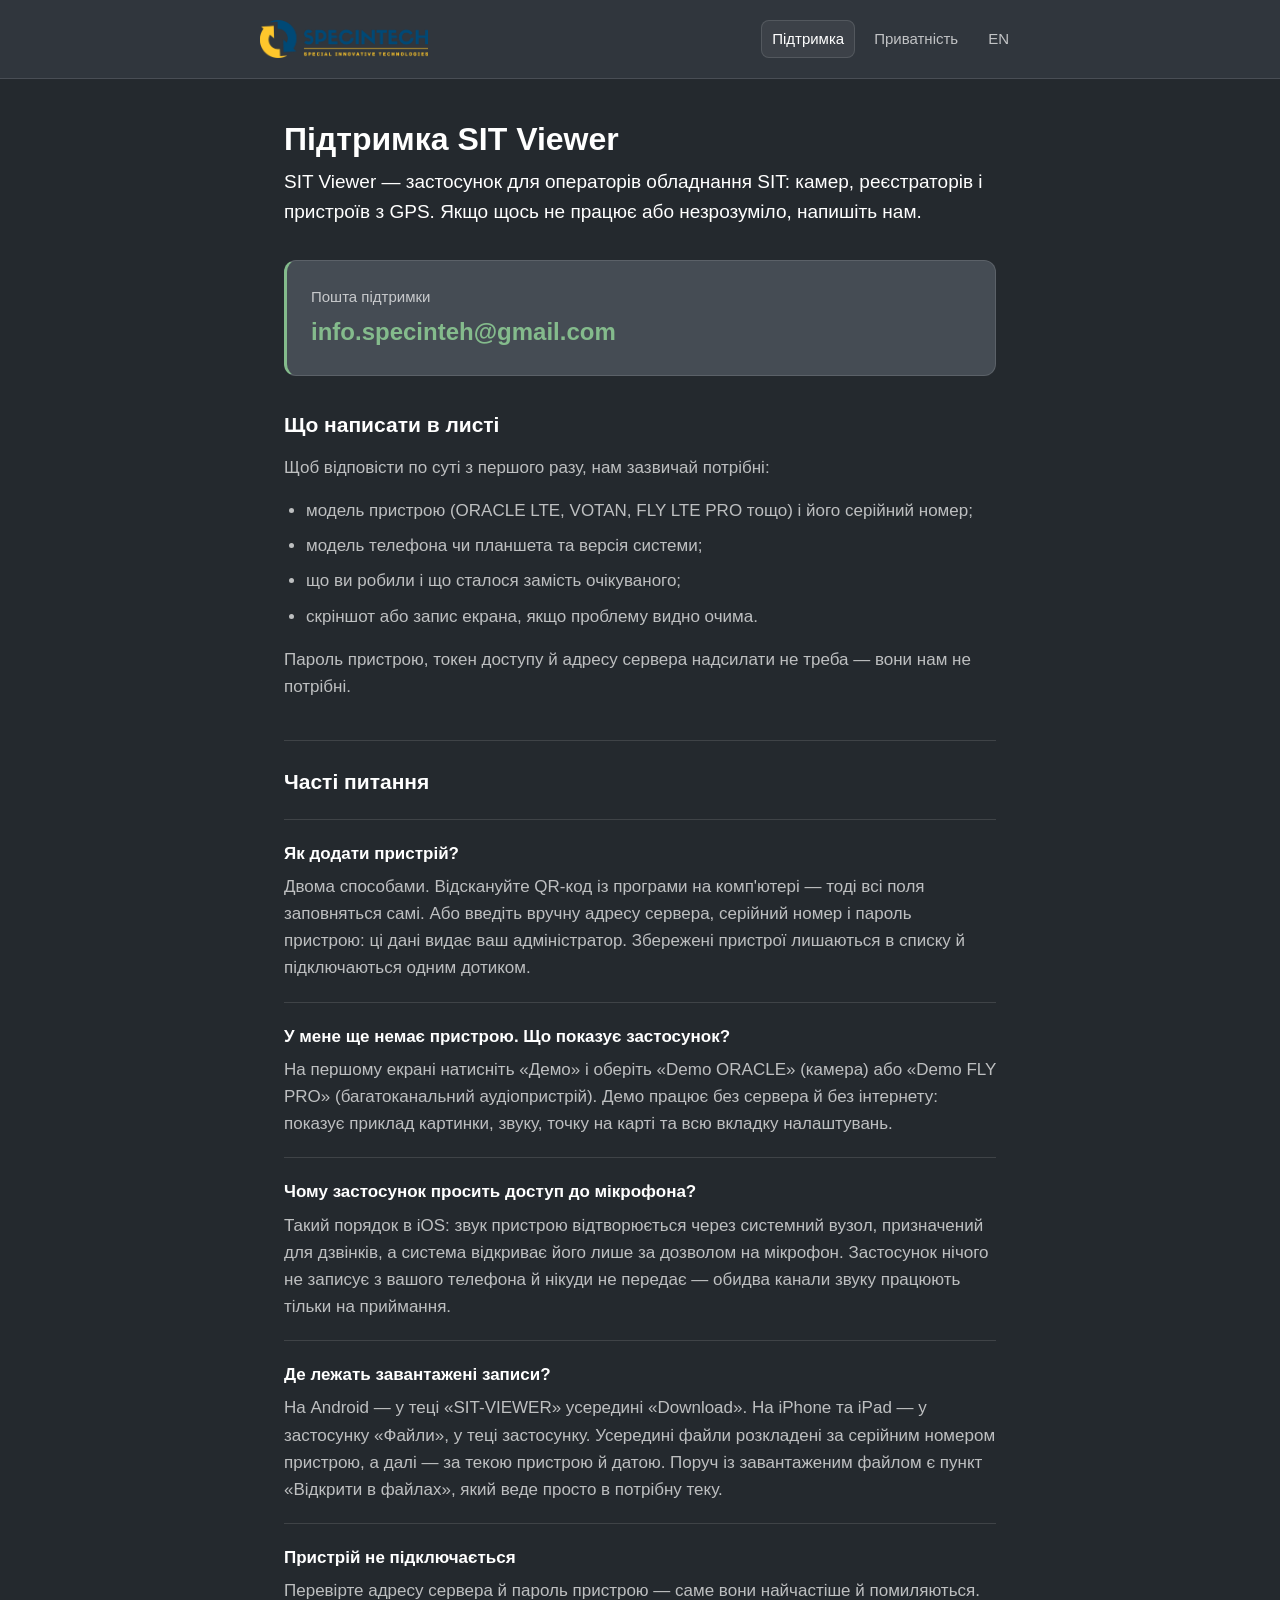
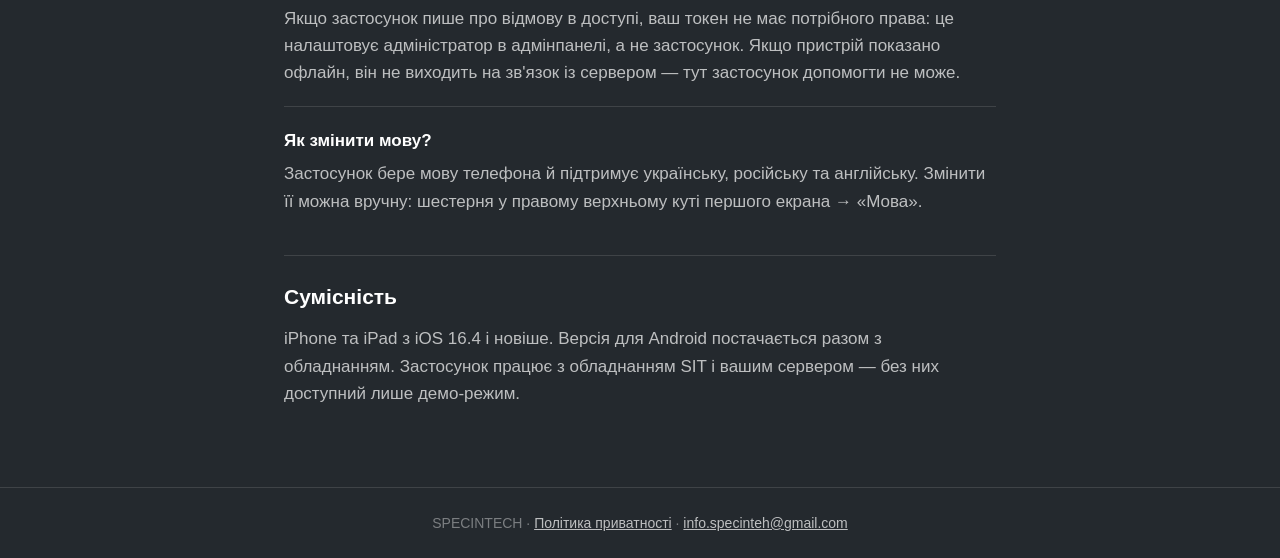
<file: index.html>
<!DOCTYPE html>
<html lang="uk">
<head>
<meta charset="utf-8">
<meta name="viewport" content="width=device-width, initial-scale=1">
<title>Підтримка SIT Viewer</title>
<meta name="description" content="Підтримка застосунку SIT Viewer — застосунку для операторів обладнання SIT.">
<link rel="icon" href="assets/favicon.png">
<link rel="apple-touch-icon" href="assets/apple-touch-icon.png">
<link rel="stylesheet" href="assets/style.css">
</head>
<body>

<header>
  <div class="bar">
    <img src="assets/logo.png" alt="SPECINTECH">
    <nav>
      <a href="index.html" aria-current="page">Підтримка</a>
      <a href="privacy.html">Приватність</a>
      <a href="en/index.html" hreflang="en">EN</a>
    </nav>
  </div>
</header>

<main>
  <h1>Підтримка SIT Viewer</h1>
  <p class="lead">SIT Viewer — застосунок для операторів обладнання SIT: камер, реєстраторів і пристроїв
  з GPS. Якщо щось не працює або незрозуміло, напишіть нам.</p>

  <div class="contact">
    <p>Пошта підтримки</p>
    <a href="mailto:info.specinteh@gmail.com">info.specinteh@gmail.com</a>
  </div>

  <h2>Що написати в листі</h2>
  <p>Щоб відповісти по суті з першого разу, нам зазвичай потрібні:</p>
  <ul>
    <li>модель пристрою (ORACLE LTE, VOTAN, FLY LTE PRO тощо) і його серійний номер;</li>
    <li>модель телефона чи планшета та версія системи;</li>
    <li>що ви робили і що сталося замість очікуваного;</li>
    <li>скріншот або запис екрана, якщо проблему видно очима.</li>
  </ul>
  <p>Пароль пристрою, токен доступу й адресу сервера надсилати не треба — вони нам не потрібні.</p>

  <h2>Часті питання</h2>

  <div class="faq">
    <h3>Як додати пристрій?</h3>
    <p>Двома способами. Відскануйте QR-код із програми на комп'ютері — тоді всі поля заповняться самі.
    Або введіть вручну адресу сервера, серійний номер і пароль пристрою: ці дані видає ваш
    адміністратор. Збережені пристрої лишаються в списку й підключаються одним дотиком.</p>
  </div>

  <div class="faq">
    <h3>У мене ще немає пристрою. Що показує застосунок?</h3>
    <p>На першому екрані натисніть «Демо» і оберіть «Demo ORACLE» (камера) або «Demo FLY PRO»
    (багатоканальний аудіопристрій). Демо працює без сервера й без інтернету: показує приклад
    картинки, звуку, точку на карті та всю вкладку налаштувань.</p>
  </div>

  <div class="faq">
    <h3>Чому застосунок просить доступ до мікрофона?</h3>
    <p>Такий порядок в iOS: звук пристрою відтворюється через системний вузол, призначений для
    дзвінків, а система відкриває його лише за дозволом на мікрофон. Застосунок нічого не записує
    з вашого телефона й нікуди не передає — обидва канали звуку працюють тільки на приймання.</p>
  </div>

  <div class="faq">
    <h3>Де лежать завантажені записи?</h3>
    <p>На Android — у теці «SIT-VIEWER» усередині «Download». На iPhone та iPad — у застосунку
    «Файли», у теці застосунку. Усередині файли розкладені за серійним номером пристрою, а далі —
    за текою пристрою й датою. Поруч із завантаженим файлом є пункт «Відкрити в файлах», який веде
    просто в потрібну теку.</p>
  </div>

  <div class="faq">
    <h3>Пристрій не підключається</h3>
    <p>Перевірте адресу сервера й пароль пристрою — саме вони найчастіше й помиляються. Якщо
    застосунок пише про відмову в доступі, ваш токен не має потрібного права: це налаштовує
    адміністратор в адмінпанелі, а не застосунок. Якщо пристрій показано офлайн, він не виходить на
    зв'язок із сервером — тут застосунок допомогти не може.</p>
  </div>

  <div class="faq">
    <h3>Як змінити мову?</h3>
    <p>Застосунок бере мову телефона й підтримує українську, російську та англійську. Змінити її
    можна вручну: шестерня у правому верхньому куті першого екрана → «Мова».</p>
  </div>

  <h2>Сумісність</h2>
  <p>iPhone та iPad з iOS 16.4 і новіше. Версія для Android постачається разом з обладнанням.
  Застосунок працює з обладнанням SIT і вашим сервером — без них доступний лише демо-режим.</p>
</main>

<footer>
  <p>SPECINTECH · <a href="privacy.html">Політика приватності</a> ·
  <a href="mailto:info.specinteh@gmail.com">info.specinteh@gmail.com</a></p>
</footer>

</body>
</html>
</file>
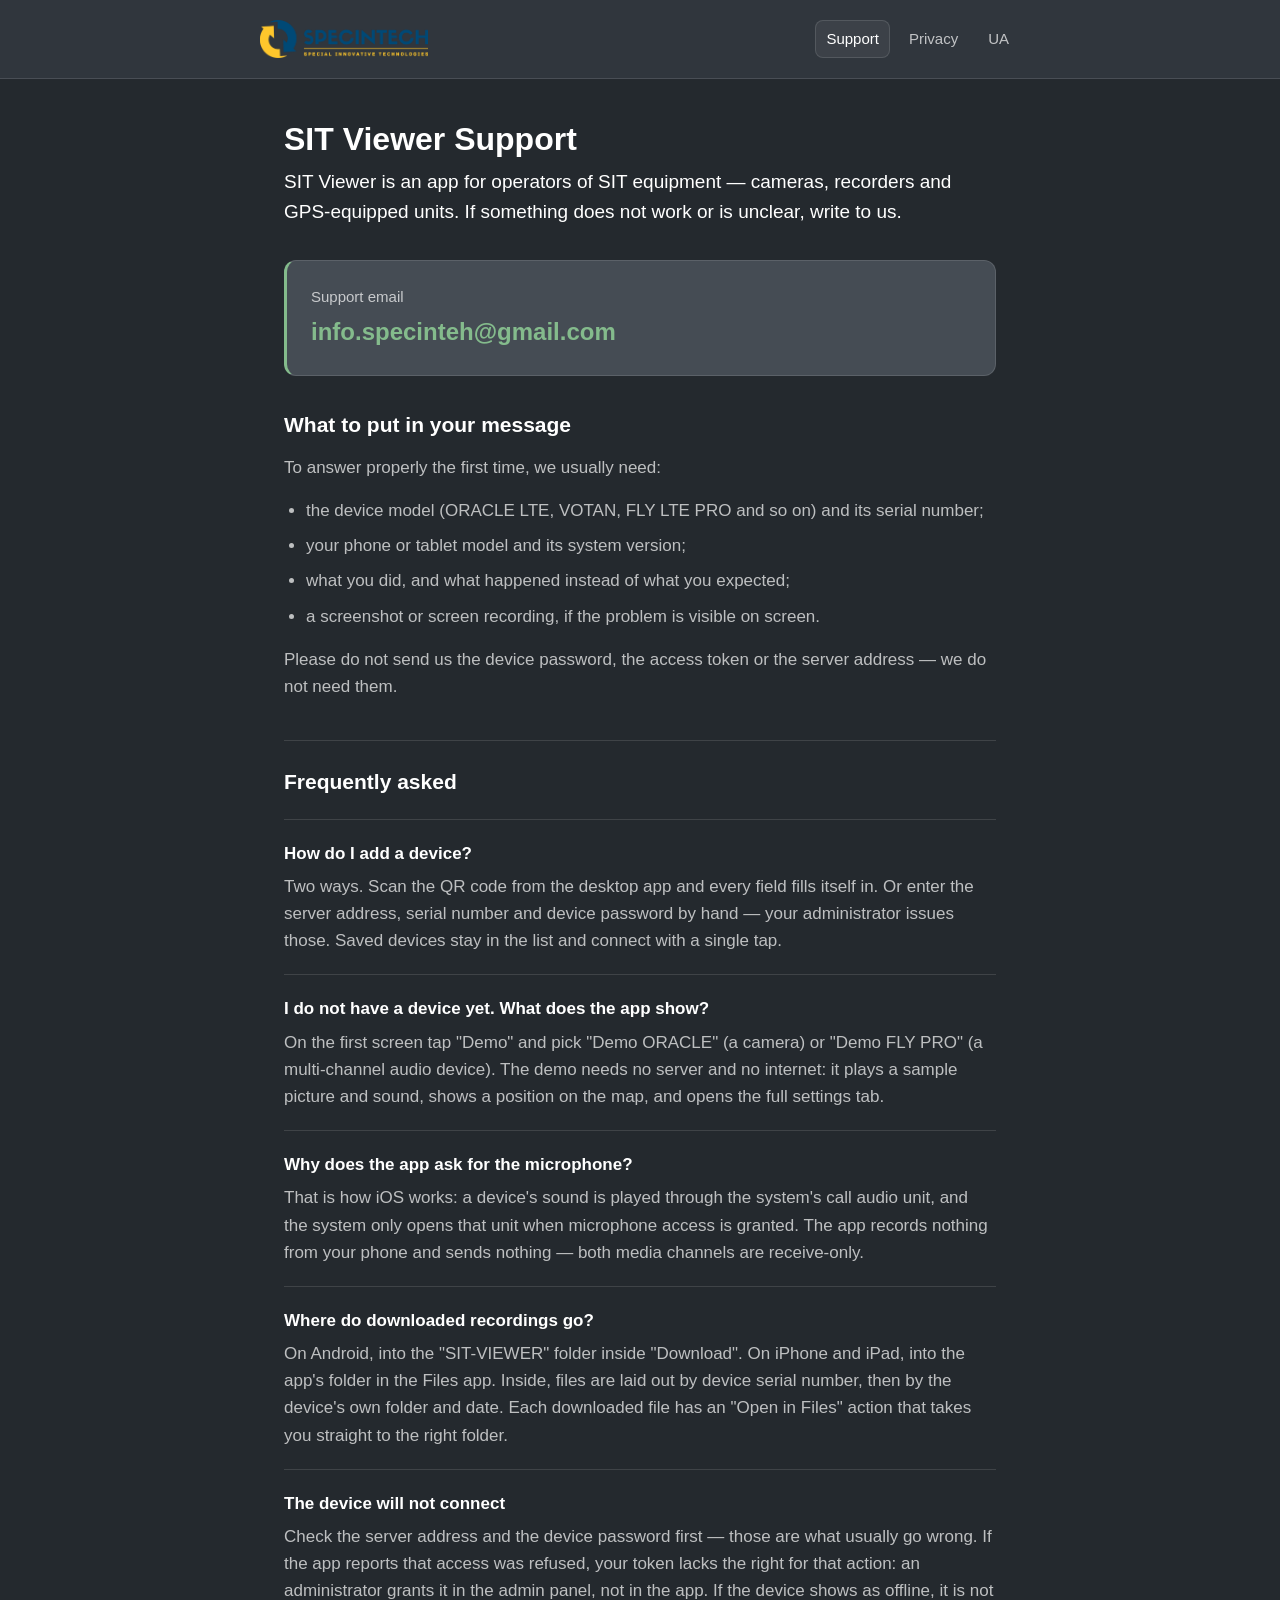
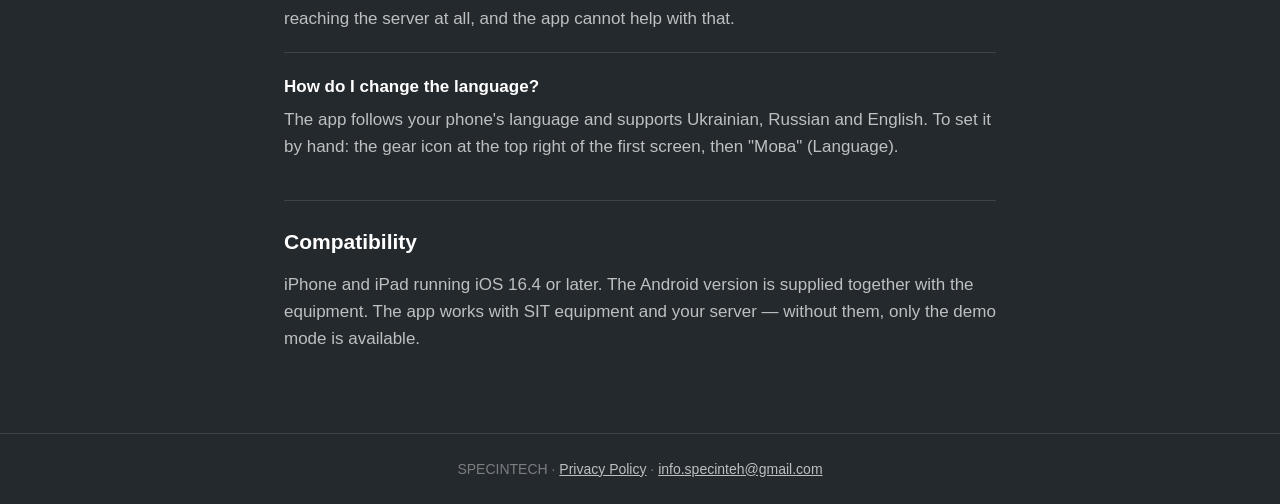
<file: en/index.html>
<!DOCTYPE html>
<html lang="en">
<head>
<meta charset="utf-8">
<meta name="viewport" content="width=device-width, initial-scale=1">
<title>SIT Viewer Support</title>
<meta name="description" content="Support for SIT Viewer — the app for operators of SIT equipment.">
<link rel="icon" href="../assets/favicon.png">
<link rel="apple-touch-icon" href="../assets/apple-touch-icon.png">
<link rel="stylesheet" href="../assets/style.css">
</head>
<body>

<header>
  <div class="bar">
    <img src="../assets/logo.png" alt="SPECINTECH">
    <nav>
      <a href="index.html" aria-current="page">Support</a>
      <a href="privacy.html">Privacy</a>
      <a href="../index.html" hreflang="uk">UA</a>
    </nav>
  </div>
</header>

<main>
  <h1>SIT Viewer Support</h1>
  <p class="lead">SIT Viewer is an app for operators of SIT equipment — cameras, recorders and
  GPS-equipped units. If something does not work or is unclear, write to us.</p>

  <div class="contact">
    <p>Support email</p>
    <a href="mailto:info.specinteh@gmail.com">info.specinteh@gmail.com</a>
  </div>

  <h2>What to put in your message</h2>
  <p>To answer properly the first time, we usually need:</p>
  <ul>
    <li>the device model (ORACLE LTE, VOTAN, FLY LTE PRO and so on) and its serial number;</li>
    <li>your phone or tablet model and its system version;</li>
    <li>what you did, and what happened instead of what you expected;</li>
    <li>a screenshot or screen recording, if the problem is visible on screen.</li>
  </ul>
  <p>Please do not send us the device password, the access token or the server address — we do not
  need them.</p>

  <h2>Frequently asked</h2>

  <div class="faq">
    <h3>How do I add a device?</h3>
    <p>Two ways. Scan the QR code from the desktop app and every field fills itself in. Or enter the
    server address, serial number and device password by hand — your administrator issues those.
    Saved devices stay in the list and connect with a single tap.</p>
  </div>

  <div class="faq">
    <h3>I do not have a device yet. What does the app show?</h3>
    <p>On the first screen tap "Demo" and pick "Demo ORACLE" (a camera) or "Demo FLY PRO" (a
    multi-channel audio device). The demo needs no server and no internet: it plays a sample picture
    and sound, shows a position on the map, and opens the full settings tab.</p>
  </div>

  <div class="faq">
    <h3>Why does the app ask for the microphone?</h3>
    <p>That is how iOS works: a device's sound is played through the system's call audio unit, and
    the system only opens that unit when microphone access is granted. The app records nothing from
    your phone and sends nothing — both media channels are receive-only.</p>
  </div>

  <div class="faq">
    <h3>Where do downloaded recordings go?</h3>
    <p>On Android, into the "SIT-VIEWER" folder inside "Download". On iPhone and iPad, into the app's
    folder in the Files app. Inside, files are laid out by device serial number, then by the device's
    own folder and date. Each downloaded file has an "Open in Files" action that takes you straight
    to the right folder.</p>
  </div>

  <div class="faq">
    <h3>The device will not connect</h3>
    <p>Check the server address and the device password first — those are what usually go wrong. If
    the app reports that access was refused, your token lacks the right for that action: an
    administrator grants it in the admin panel, not in the app. If the device shows as offline, it is
    not reaching the server at all, and the app cannot help with that.</p>
  </div>

  <div class="faq">
    <h3>How do I change the language?</h3>
    <p>The app follows your phone's language and supports Ukrainian, Russian and English. To set it
    by hand: the gear icon at the top right of the first screen, then "Мова" (Language).</p>
  </div>

  <h2>Compatibility</h2>
  <p>iPhone and iPad running iOS 16.4 or later. The Android version is supplied together with the
  equipment. The app works with SIT equipment and your server — without them, only the demo mode is
  available.</p>
</main>

<footer>
  <p>SPECINTECH · <a href="privacy.html">Privacy Policy</a> ·
  <a href="mailto:info.specinteh@gmail.com">info.specinteh@gmail.com</a></p>
</footer>

</body>
</html>
</file>
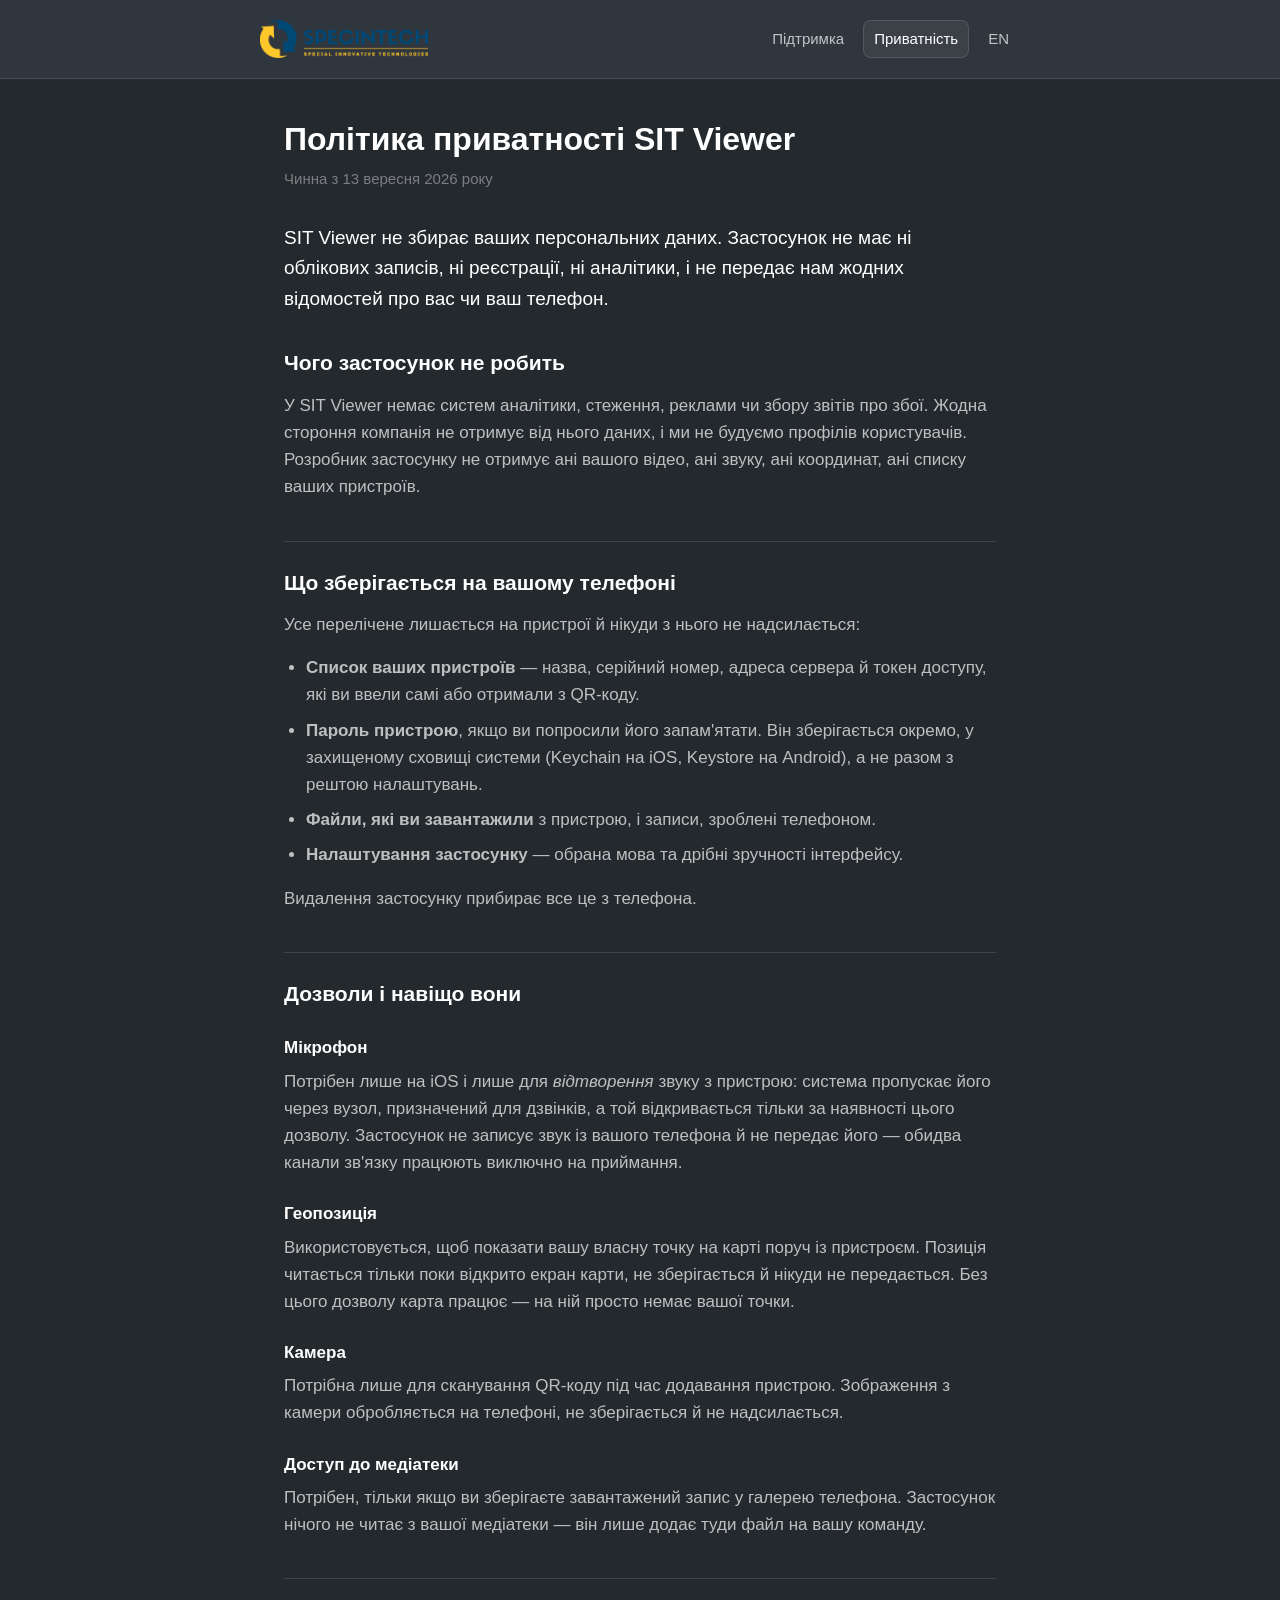
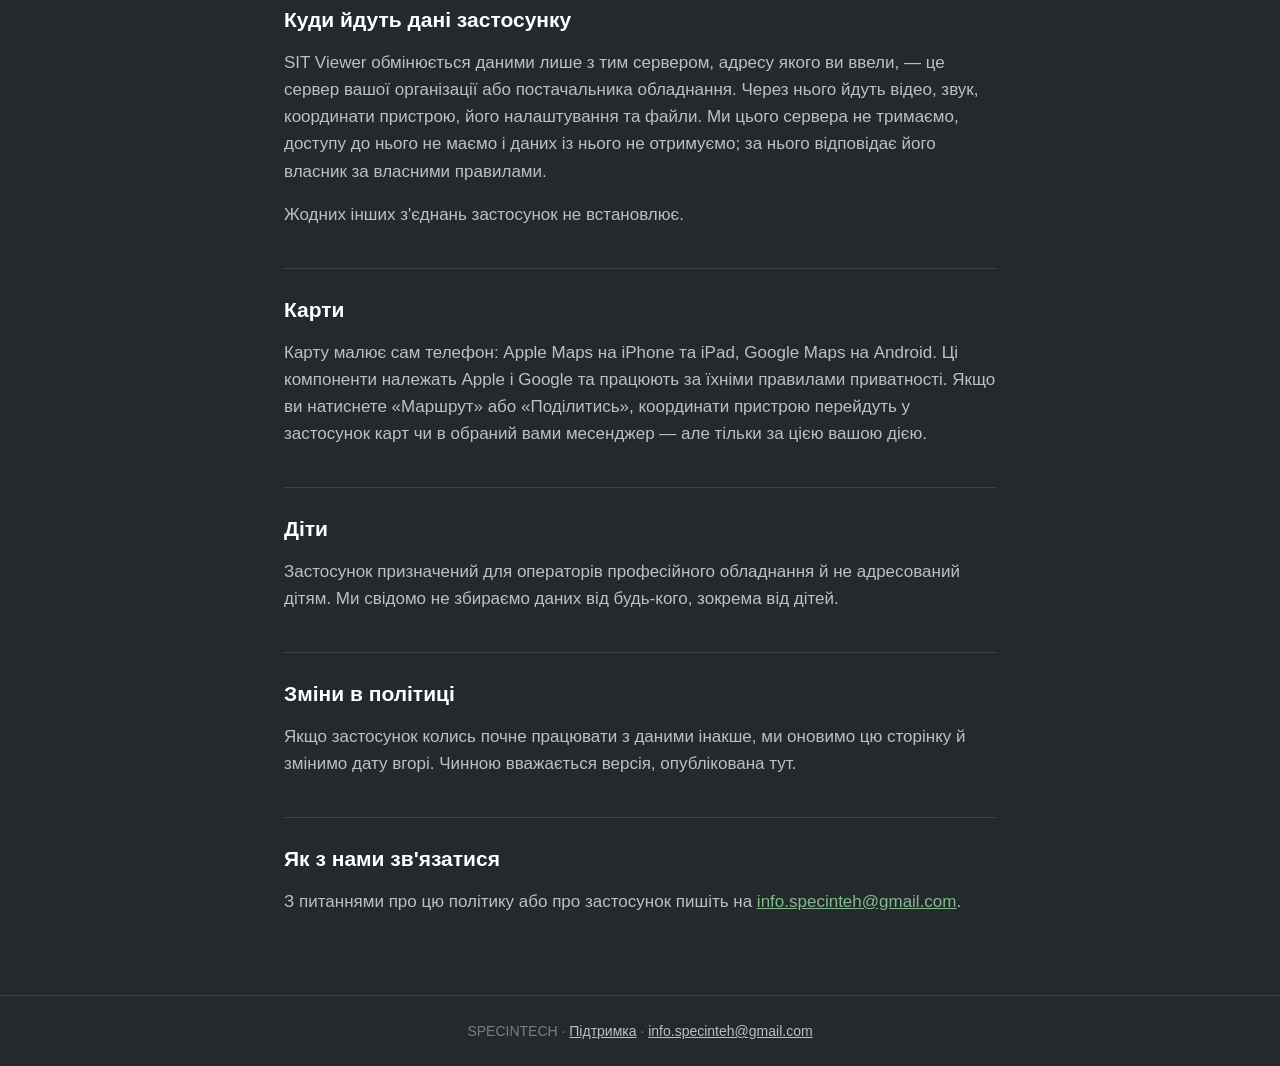
<file: privacy.html>
<!DOCTYPE html>
<html lang="uk">
<head>
<meta charset="utf-8">
<meta name="viewport" content="width=device-width, initial-scale=1">
<title>Політика приватності SIT Viewer</title>
<meta name="description" content="Політика приватності застосунку SIT Viewer: які дані він зберігає на телефоні й куди їх передає.">
<link rel="icon" href="assets/favicon.png">
<link rel="apple-touch-icon" href="assets/apple-touch-icon.png">
<link rel="stylesheet" href="assets/style.css">
</head>
<body>

<header>
  <div class="bar">
    <img src="assets/logo.png" alt="SPECINTECH">
    <nav>
      <a href="index.html">Підтримка</a>
      <a href="privacy.html" aria-current="page">Приватність</a>
      <a href="en/privacy.html" hreflang="en">EN</a>
    </nav>
  </div>
</header>

<main>
  <h1>Політика приватності SIT Viewer</h1>
  <p class="date">Чинна з 13 вересня 2026 року</p>

  <p class="lead">SIT Viewer не збирає ваших персональних даних. Застосунок не має ні облікових
  записів, ні реєстрації, ні аналітики, і не передає нам жодних відомостей про вас чи ваш
  телефон.</p>

  <h2>Чого застосунок не робить</h2>
  <p>У SIT Viewer немає систем аналітики, стеження, реклами чи збору звітів про збої. Жодна стороння
  компанія не отримує від нього даних, і ми не будуємо профілів користувачів. Розробник застосунку не
  отримує ані вашого відео, ані звуку, ані координат, ані списку ваших пристроїв.</p>

  <h2>Що зберігається на вашому телефоні</h2>
  <p>Усе перелічене лишається на пристрої й нікуди з нього не надсилається:</p>
  <ul>
    <li><strong>Список ваших пристроїв</strong> — назва, серійний номер, адреса сервера й токен
    доступу, які ви ввели самі або отримали з QR-коду.</li>
    <li><strong>Пароль пристрою</strong>, якщо ви попросили його запам'ятати. Він зберігається
    окремо, у захищеному сховищі системи (Keychain на iOS, Keystore на Android), а не разом з
    рештою налаштувань.</li>
    <li><strong>Файли, які ви завантажили</strong> з пристрою, і записи, зроблені телефоном.</li>
    <li><strong>Налаштування застосунку</strong> — обрана мова та дрібні зручності інтерфейсу.</li>
  </ul>
  <p>Видалення застосунку прибирає все це з телефона.</p>

  <h2>Дозволи і навіщо вони</h2>

  <h3>Мікрофон</h3>
  <p>Потрібен лише на iOS і лише для <em>відтворення</em> звуку з пристрою: система пропускає його
  через вузол, призначений для дзвінків, а той відкривається тільки за наявності цього дозволу.
  Застосунок не записує звук із вашого телефона й не передає його — обидва канали зв'язку працюють
  виключно на приймання.</p>

  <h3>Геопозиція</h3>
  <p>Використовується, щоб показати вашу власну точку на карті поруч із пристроєм. Позиція читається
  тільки поки відкрито екран карти, не зберігається й нікуди не передається. Без цього дозволу карта
  працює — на ній просто немає вашої точки.</p>

  <h3>Камера</h3>
  <p>Потрібна лише для сканування QR-коду під час додавання пристрою. Зображення з камери
  обробляється на телефоні, не зберігається й не надсилається.</p>

  <h3>Доступ до медіатеки</h3>
  <p>Потрібен, тільки якщо ви зберігаєте завантажений запис у галерею телефона. Застосунок нічого не
  читає з вашої медіатеки — він лише додає туди файл на вашу команду.</p>

  <h2>Куди йдуть дані застосунку</h2>
  <p>SIT Viewer обмінюється даними лише з тим сервером, адресу якого ви ввели, — це сервер вашої
  організації або постачальника обладнання. Через нього йдуть відео, звук, координати пристрою,
  його налаштування та файли. Ми цього сервера не тримаємо, доступу до нього не маємо і даних із
  нього не отримуємо; за нього відповідає його власник за власними правилами.</p>
  <p>Жодних інших з'єднань застосунок не встановлює.</p>

  <h2>Карти</h2>
  <p>Карту малює сам телефон: Apple Maps на iPhone та iPad, Google Maps на Android. Ці компоненти
  належать Apple і Google та працюють за їхніми правилами приватності. Якщо ви натиснете «Маршрут»
  або «Поділитись», координати пристрою перейдуть у застосунок карт чи в обраний вами месенджер —
  але тільки за цією вашою дією.</p>

  <h2>Діти</h2>
  <p>Застосунок призначений для операторів професійного обладнання й не адресований дітям. Ми свідомо
  не збираємо даних від будь-кого, зокрема від дітей.</p>

  <h2>Зміни в політиці</h2>
  <p>Якщо застосунок колись почне працювати з даними інакше, ми оновимо цю сторінку й змінимо дату
  вгорі. Чинною вважається версія, опублікована тут.</p>

  <h2>Як з нами зв'язатися</h2>
  <p>З питаннями про цю політику або про застосунок пишіть на
  <a href="mailto:info.specinteh@gmail.com">info.specinteh@gmail.com</a>.</p>
</main>

<footer>
  <p>SPECINTECH · <a href="index.html">Підтримка</a> ·
  <a href="mailto:info.specinteh@gmail.com">info.specinteh@gmail.com</a></p>
</footer>

</body>
</html>
</file>
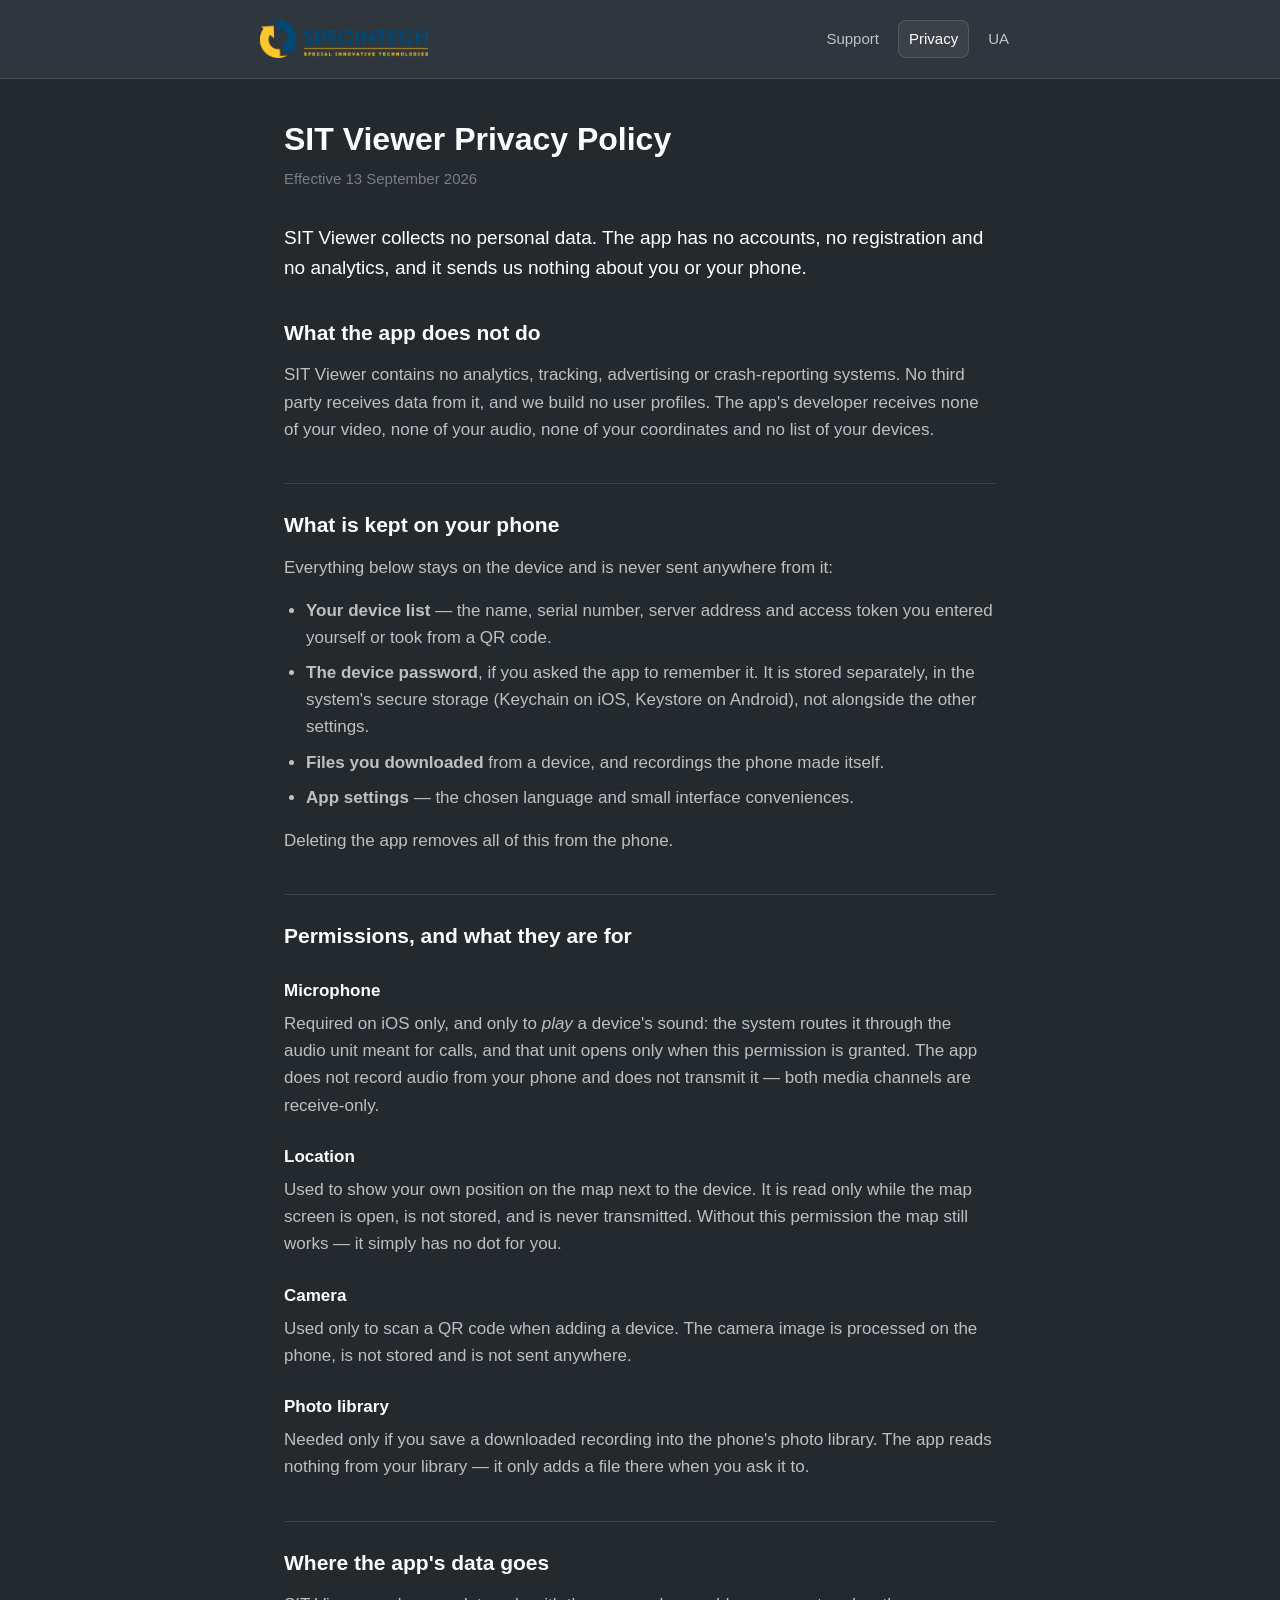
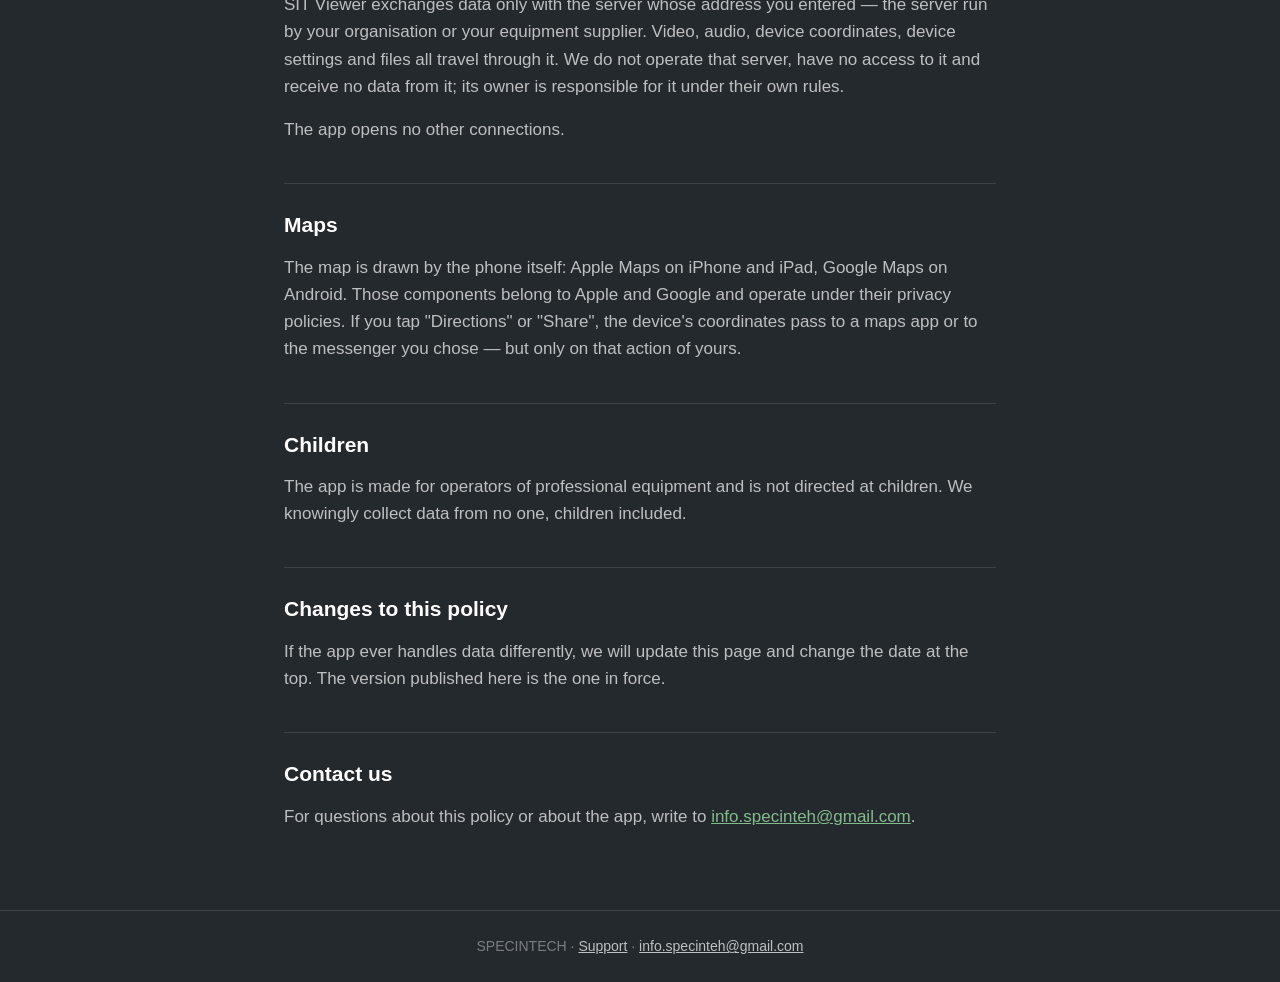
<file: en/privacy.html>
<!DOCTYPE html>
<html lang="en">
<head>
<meta charset="utf-8">
<meta name="viewport" content="width=device-width, initial-scale=1">
<title>SIT Viewer Privacy Policy</title>
<meta name="description" content="SIT Viewer privacy policy: what the app keeps on your phone and where it sends data.">
<link rel="icon" href="../assets/favicon.png">
<link rel="apple-touch-icon" href="../assets/apple-touch-icon.png">
<link rel="stylesheet" href="../assets/style.css">
</head>
<body>

<header>
  <div class="bar">
    <img src="../assets/logo.png" alt="SPECINTECH">
    <nav>
      <a href="index.html">Support</a>
      <a href="privacy.html" aria-current="page">Privacy</a>
      <a href="../privacy.html" hreflang="uk">UA</a>
    </nav>
  </div>
</header>

<main>
  <h1>SIT Viewer Privacy Policy</h1>
  <p class="date">Effective 13 September 2026</p>

  <p class="lead">SIT Viewer collects no personal data. The app has no accounts, no registration and
  no analytics, and it sends us nothing about you or your phone.</p>

  <h2>What the app does not do</h2>
  <p>SIT Viewer contains no analytics, tracking, advertising or crash-reporting systems. No third
  party receives data from it, and we build no user profiles. The app's developer receives none of
  your video, none of your audio, none of your coordinates and no list of your devices.</p>

  <h2>What is kept on your phone</h2>
  <p>Everything below stays on the device and is never sent anywhere from it:</p>
  <ul>
    <li><strong>Your device list</strong> — the name, serial number, server address and access token
    you entered yourself or took from a QR code.</li>
    <li><strong>The device password</strong>, if you asked the app to remember it. It is stored
    separately, in the system's secure storage (Keychain on iOS, Keystore on Android), not alongside
    the other settings.</li>
    <li><strong>Files you downloaded</strong> from a device, and recordings the phone made itself.</li>
    <li><strong>App settings</strong> — the chosen language and small interface conveniences.</li>
  </ul>
  <p>Deleting the app removes all of this from the phone.</p>

  <h2>Permissions, and what they are for</h2>

  <h3>Microphone</h3>
  <p>Required on iOS only, and only to <em>play</em> a device's sound: the system routes it through
  the audio unit meant for calls, and that unit opens only when this permission is granted. The app
  does not record audio from your phone and does not transmit it — both media channels are
  receive-only.</p>

  <h3>Location</h3>
  <p>Used to show your own position on the map next to the device. It is read only while the map
  screen is open, is not stored, and is never transmitted. Without this permission the map still
  works — it simply has no dot for you.</p>

  <h3>Camera</h3>
  <p>Used only to scan a QR code when adding a device. The camera image is processed on the phone,
  is not stored and is not sent anywhere.</p>

  <h3>Photo library</h3>
  <p>Needed only if you save a downloaded recording into the phone's photo library. The app reads
  nothing from your library — it only adds a file there when you ask it to.</p>

  <h2>Where the app's data goes</h2>
  <p>SIT Viewer exchanges data only with the server whose address you entered — the server run by
  your organisation or your equipment supplier. Video, audio, device coordinates, device settings and
  files all travel through it. We do not operate that server, have no access to it and receive no
  data from it; its owner is responsible for it under their own rules.</p>
  <p>The app opens no other connections.</p>

  <h2>Maps</h2>
  <p>The map is drawn by the phone itself: Apple Maps on iPhone and iPad, Google Maps on Android.
  Those components belong to Apple and Google and operate under their privacy policies. If you tap
  "Directions" or "Share", the device's coordinates pass to a maps app or to the messenger you chose
  — but only on that action of yours.</p>

  <h2>Children</h2>
  <p>The app is made for operators of professional equipment and is not directed at children. We
  knowingly collect data from no one, children included.</p>

  <h2>Changes to this policy</h2>
  <p>If the app ever handles data differently, we will update this page and change the date at the
  top. The version published here is the one in force.</p>

  <h2>Contact us</h2>
  <p>For questions about this policy or about the app, write to
  <a href="mailto:info.specinteh@gmail.com">info.specinteh@gmail.com</a>.</p>
</main>

<footer>
  <p>SPECINTECH · <a href="index.html">Support</a> ·
  <a href="mailto:info.specinteh@gmail.com">info.specinteh@gmail.com</a></p>
</footer>

</body>
</html>
</file>
<file: assets/style.css>
/* Colours are the app's own tokens (mobile/theme/tokens.ts) so the site and the app read as one product. */
:root {
  --bg: rgb(36, 41, 46);
  --paper: rgb(69, 76, 84);
  --navbar: rgb(48, 54, 61);
  --primary: #cacee2;
  --accent: #84bb8c;
  --text: #ffffff;
  --muted: rgba(255, 255, 255, 0.7);
  --border: rgba(255, 255, 255, 0.12);
}

* { box-sizing: border-box; }

body {
  margin: 0;
  padding: 0;
  background: var(--bg);
  color: var(--text);
  font-family: -apple-system, BlinkMacSystemFont, "Segoe UI", Roboto, "Helvetica Neue", Arial, sans-serif;
  font-size: 17px;
  line-height: 1.6;
  -webkit-text-size-adjust: 100%;
}

header {
  background: var(--navbar);
  border-bottom: 1px solid var(--border);
  padding: 20px 24px;
}

.bar {
  max-width: 760px;
  margin: 0 auto;
  display: flex;
  align-items: center;
  justify-content: space-between;
  gap: 16px;
  flex-wrap: wrap;
}

.bar img { height: 38px; width: auto; }

nav { display: flex; gap: 8px; align-items: center; }

nav a {
  color: var(--muted);
  text-decoration: none;
  font-size: 15px;
  padding: 6px 10px;
  border-radius: 8px;
  border: 1px solid transparent;
}

nav a:hover { color: var(--text); border-color: var(--border); }
nav a[aria-current="page"] { color: var(--text); border-color: var(--border); background: rgba(255, 255, 255, 0.06); }

main {
  max-width: 760px;
  margin: 0 auto;
  padding: 40px 24px 64px;
}

h1 {
  font-size: 32px;
  line-height: 1.25;
  margin: 0 0 8px;
}

h2 {
  font-size: 21px;
  margin: 40px 0 12px;
  padding-top: 24px;
  border-top: 1px solid var(--border);
}

h2:first-of-type { border-top: none; padding-top: 0; margin-top: 32px; }

h3 { font-size: 17px; margin: 24px 0 6px; }

p, li { color: var(--muted); }
p { margin: 0 0 16px; }

.lead { font-size: 19px; color: var(--text); margin-bottom: 32px; }
.date { font-size: 15px; color: rgba(255, 255, 255, 0.4); margin: 0 0 32px; }

a { color: var(--accent); }

ul { padding-left: 22px; margin: 0 0 16px; }
li { margin-bottom: 8px; }

/* The one thing a support page exists for: the address, impossible to miss. */
.contact {
  background: var(--paper);
  border: 1px solid var(--border);
  border-left: 3px solid var(--accent);
  border-radius: 12px;
  padding: 24px;
  margin: 32px 0;
}

.contact p { margin: 0 0 4px; color: var(--muted); font-size: 15px; }

.contact a {
  font-size: 24px;
  font-weight: 600;
  color: var(--accent);
  text-decoration: none;
  word-break: break-all;
}

.contact a:hover { text-decoration: underline; }

.faq { border-top: 1px solid var(--border); padding-top: 20px; margin-top: 20px; }
.faq:first-of-type { border-top: none; }
.faq h3 { color: var(--text); margin-top: 0; }
.faq p:last-child { margin-bottom: 0; }

footer {
  border-top: 1px solid var(--border);
  padding: 24px;
  text-align: center;
}

footer p { max-width: 760px; margin: 0 auto; font-size: 14px; color: rgba(255, 255, 255, 0.4); }
footer a { color: var(--muted); }

@media (max-width: 520px) {
  body { font-size: 16px; }
  h1 { font-size: 26px; }
  main { padding: 28px 20px 48px; }
  .contact a { font-size: 19px; }
}
</file>
